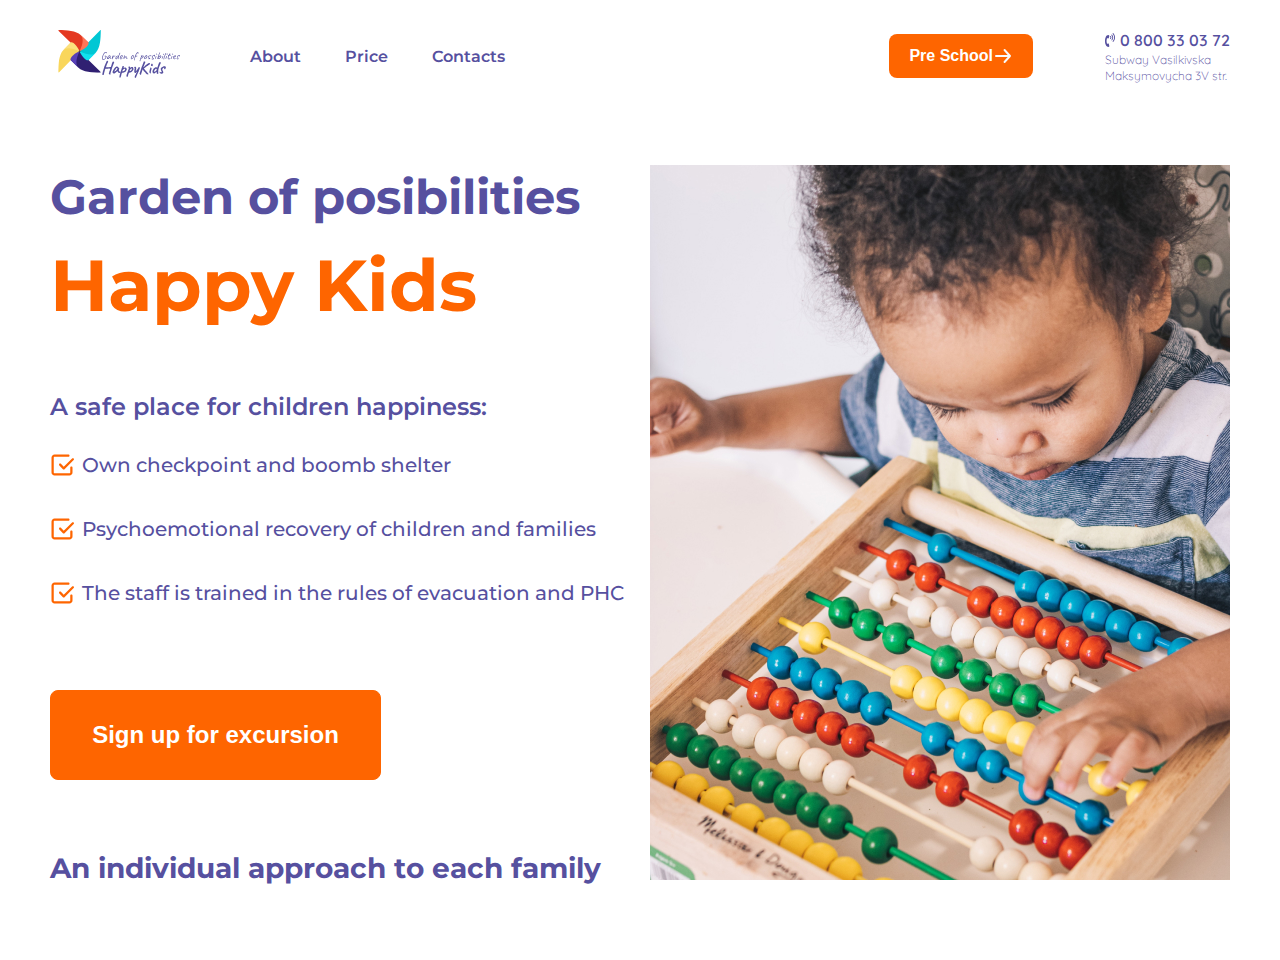
<file: index.html>
<!DOCTYPE html>
<html>
    <head>
        <title>HappyKids</title>

        <link rel="preconnect" href="https://fonts.googleapis.com">
        <link rel="preconnect" href="https://fonts.gstatic.com" crossorigin>
        <link href="https://fonts.googleapis.com/css2?family=Montserrat:wght@300;500;600;700&display=swap" rel="stylesheet">

        <link rel="preconnect" href="https://fonts.googleapis.com">
        <link rel="preconnect" href="https://fonts.gstatic.com" crossorigin>
        <link href="https://fonts.googleapis.com/css2?family=Quicksand:wght@300;600&display=swap" rel="stylesheet">

        <link rel="stylesheet" href="styles/general.css">
        <link rel="stylesheet" href="styles/header.css">

    </head>
    <body>
        <header class="header-flex">
            <div class="header">
                <div class="logo-section">
                    <img class="logo-icon" src="icons/logo.svg">
                </div>
                <div class="navigation">
                    <div class="nav-element">About</div>
                    <div class="nav-element">Price</div>
                    <div class="nav-element">Contacts</div>
                </div>
                <div class="button-pre-school-section">
                    <button class="button-pre-school">
                        <div class="button-content">Pre School</div> 
                        <img class="right-icon" src="icons/icon_right.svg" alt="">
                    </button>
                </div>
                <div class="contacts">
                    <div class="phone-number-section">
                        <img class="phone-icon" src="icons/icone_phone.svg">
                        <div class="phone-number" >0 800 33 03 72</div>
                    </div>
                    <div class="adress-section">
                        Subway Vasilkivska
                        Maksymovycha 3V str.
                    </div>
                </div>
            </div>
        </header>
        <main>
            <section class="main-page">
                <div class="descr">
                    <div class="titles">
                        <div class="title-1">Garden of posibilities</div>
                    <div class="title-2">Happy Kids</div>
                    </div>
                    <div class="advantages-section">
                        <div class="sub-title">A safe place for children happiness:</div>
                        <div class="advantage-element">
                            <img src="icons/icon-yes.svg">
                            <div class="advantage">Own checkpoint and boomb shelter</div>
                        </div>
                        <div class="advantage-element">
                            <img src="icons/icon-yes.svg">
                            <div class="advantage">Psychoemotional recovery of children and families</div>
                        </div>
                        <div class="advantage-element">
                            <img src="icons/icon-yes.svg">
                            <div class="advantage">The staff is trained in the rules of evacuation and PHC</div>
                        </div>
                    </div>
                    <button class="sign-up-btn">
                        Sign up for excursion
                    </button>
                    <div class="additional-text">An individual approach to each family</div>
                </div>
                <div class="photo-section">
                    <img class="photo-child" src="fotos/foto-mainpage.jpg">
                </div>
            </section>
            
        </main>
    </body>
</html>
</file>
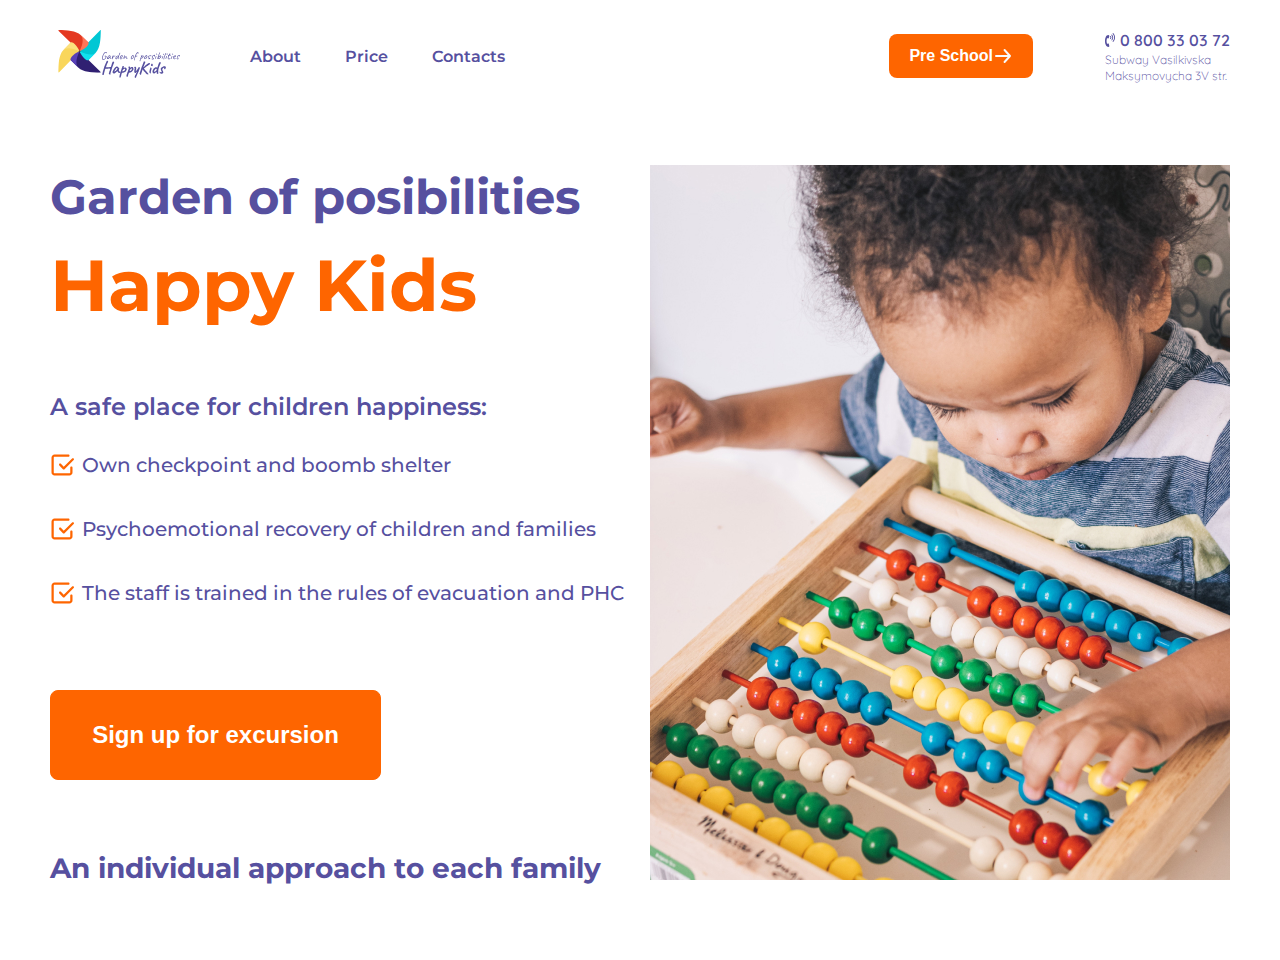
<file: main-page.html>
<!DOCTYPE html>
<html>
    <head>
        <title>HappyKids</title>

        <link rel="preconnect" href="https://fonts.googleapis.com">
        <link rel="preconnect" href="https://fonts.gstatic.com" crossorigin>
        <link href="https://fonts.googleapis.com/css2?family=Montserrat:wght@300;500;600;700&display=swap" rel="stylesheet">

        <link rel="preconnect" href="https://fonts.googleapis.com">
        <link rel="preconnect" href="https://fonts.gstatic.com" crossorigin>
        <link href="https://fonts.googleapis.com/css2?family=Quicksand:wght@300;600&display=swap" rel="stylesheet">

        <link rel="stylesheet" href="styles/general.css">
        <link rel="stylesheet" href="styles/header.css">

    </head>
    <body>
        <header class="header-flex">
            <div class="header">
                <div class="logo-section">
                    <img class="logo-icon" src="icons/logo.svg">
                </div>
                <div class="navigation">
                    <div class="nav-element">About</div>
                    <div class="nav-element">Price</div>
                    <div class="nav-element">Contacts</div>
                </div>
                <div class="button-pre-school-section">
                    <button class="button-pre-school">
                        <div class="button-content">Pre School</div> 
                        <img class="right-icon" src="icons/icon_right.svg" alt="">
                    </button>
                </div>
                <div class="contacts">
                    <div class="phone-number-section">
                        <img class="phone-icon" src="icons/icone_phone.svg">
                        <div class="phone-number" >0 800 33 03 72</div>
                    </div>
                    <div class="adress-section">
                        Subway Vasilkivska
                        Maksymovycha 3V str.
                    </div>
                </div>
            </div>
        </header>
        <main>
            <section class="main-page">
                <div class="descr">
                    <div class="titles">
                        <div class="title-1">Garden of posibilities</div>
                    <div class="title-2">Happy Kids</div>
                    </div>
                    <div class="advantages-section">
                        <div class="sub-title">A safe place for children happiness:</div>
                        <div class="advantage-element">
                            <img src="icons/icon-yes.svg">
                            <div class="advantage">Own checkpoint and boomb shelter</div>
                        </div>
                        <div class="advantage-element">
                            <img src="icons/icon-yes.svg">
                            <div class="advantage">Psychoemotional recovery of children and families</div>
                        </div>
                        <div class="advantage-element">
                            <img src="icons/icon-yes.svg">
                            <div class="advantage">The staff is trained in the rules of evacuation and PHC</div>
                        </div>
                    </div>
                    <button class="sign-up-btn">
                        Sign up for excursion
                    </button>
                    <div class="additional-text">An individual approach to each family</div>
                </div>
                <div class="photo-section">
                    <img class="photo-child" src="fotos/foto-mainpage.jpg">
                </div>
            </section>
            
        </main>
    </body>
</html>
</file>
<file: styles/general.css>
body {
    font-family: 'Montserrat', sans-serif;
    margin-top: 0;
    margin-bottom: 0;
}

main {
    display: flex;
    align-items: center;
    justify-content: center;
    margin-top: 53px;
    margin-bottom: 80px;
}

.main-page {
    display: flex;
    width: 1180px;
    flex-direction: row;
    justify-content: space-between;
    align-items: center;
    background-color: white;
}

.descr {
    display: flex;
    flex-direction: column;
    justify-content: space-between;
    height: 715px;
}

.title-1 {
    font-size: 48px;
    color: #56509F;
    font-weight: 700;
    line-height: 64px;
    margin-bottom: 24px;
}

.title-2 {
    font-size: 72px;
    color: #FE6500;
    font-weight: 700;
    line-height: 64px;
}

.advantages-section {
    display: flex;
    flex-direction: column;
    color: #56509F;
}

.sub-title {
    font-size: 24px;
    font-weight: 600;
    line-height: 28px;
}

.advantage-element {
    display: flex;
    align-items: center;
    margin-top: 24px;
}

.advantage {
    font-size: 20px;
    font-weight: 500;
    line-height: 40px;
    margin-left: 8px;
}

.sign-up-btn {
    background-color: #FE6500;
    color: white;
    font-weight: 700;
    font-size: 24px;
    line-height: 24px;
    padding: 32px;
    border-radius: 8px;
    border: 1px solid #FE6500;
    width: 331px;
}

.additional-text {
    font-weight: 700;
    font-size: 28px;
    line-height: 24px;
    color: #56509F;
}

.photo-section {
    display: flex;
}

.photo-child {
    height: 715px;
    width: 580px;

}
</file>
<file: styles/header.css>
.header-flex {
    display: flex;
    align-items: center;
    justify-content: center;
    height: 112px;
}

.header {
    height: 54px;
    width: 1180px;
    display: flex;
    flex-direction: row;
    justify-content: space-between;
    align-items: center;
    background-color: white;
}

.logo-section {
    margin-right: 60px;
}

.logo-icon {
    height: 48px;
    width: 140px;
}

.navigation {
    height: 54px;
    color: #56509F;
    font-size: 16px;
    font-weight: 600;
    display: flex;
    align-items: center;
    flex: 1;
}

.nav-element {
    font-size: 16px;
    font-weight: 600;
    margin-right: 44px;
}

.button-pre-school-section {
    align-content: flex-end;
}

.button-pre-school {
    display: flex;
    align-items: center;
    justify-content: center;
    font-size: 16px;
    font-weight: 600;
    background-color: #FE6500;
    color: white;
    border: none;
    border-radius: 8px;
    padding: 12px 20px;
}

.contacts {
    margin-left: 72px;
}

.phone-number-section {
    display: flex;
    align-items: center;
    font-family: 'Quicksand', sans-serif;
    font-size: 16px;
    color: #56509F;

}

.phone-number {
    font-weight: 600;
    line-height: 24px;
}

.phone-icon {
    height: 14px;
    width: 10px;
    margin-right: 5px;
}

.adress-section {
    font-family: 'Quicksand', sans-serif;
    color: #56509F;
    font-weight: 300;
    font-size: 12px;
    line-height: 16px;
    width: 124px;
}
</file>
